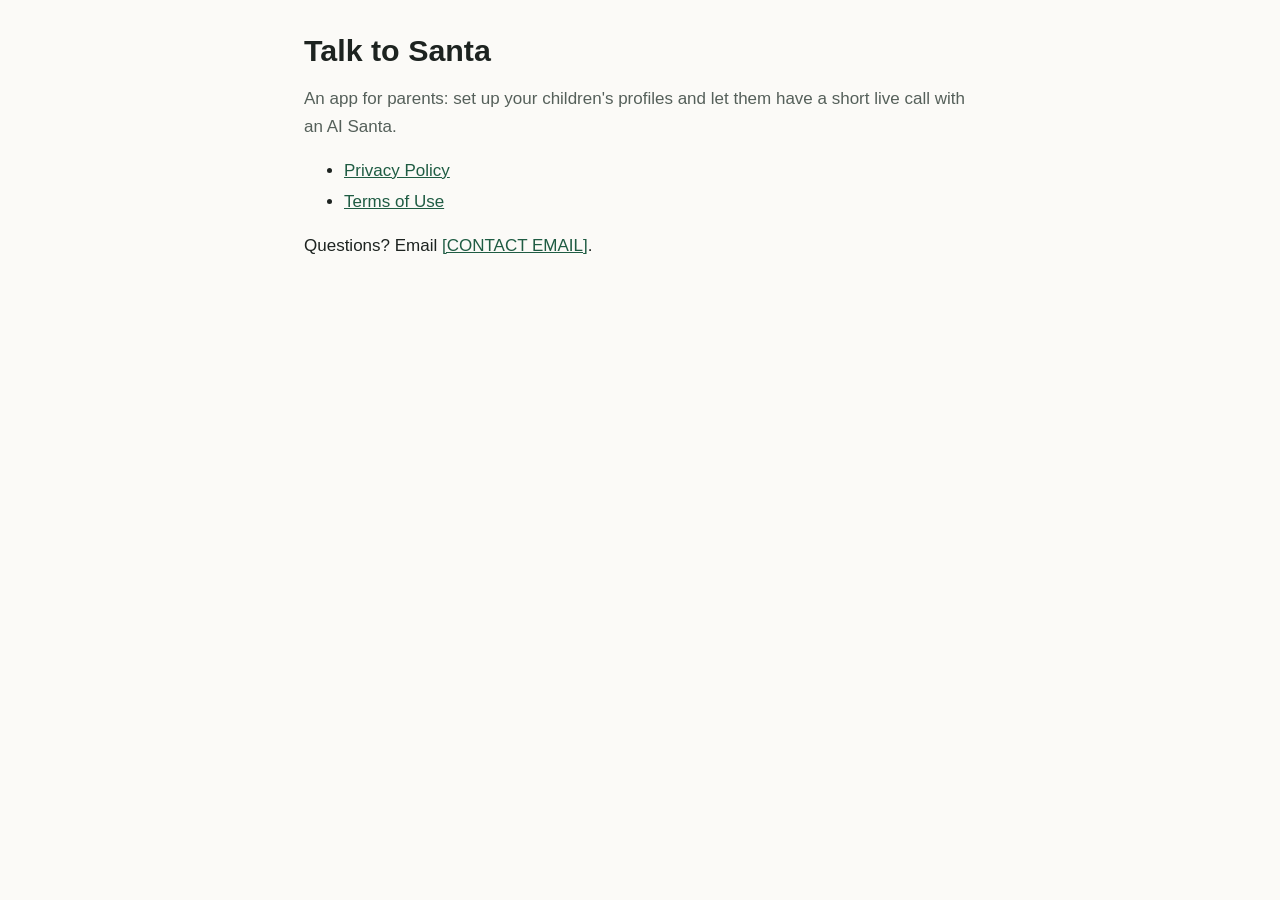
<file: index.html>
<!doctype html>
<html lang="en">
<head>
<meta charset="utf-8">
<meta name="viewport" content="width=device-width, initial-scale=1">
<title>Talk to Santa</title>
<link rel="stylesheet" href="style.css">
</head>
<body>
<main>
<h1>Talk to Santa</h1>
<p class="muted">An app for parents: set up your children's profiles and let them have a short live call with an AI Santa.</p>
<ul>
<li><a href="privacy.html">Privacy Policy</a></li>
<li><a href="terms.html">Terms of Use</a></li>
</ul>
<p>Questions? Email <a href="mailto:[CONTACT EMAIL]">[CONTACT EMAIL]</a>.</p>
</main>
</body>
</html>
</file>
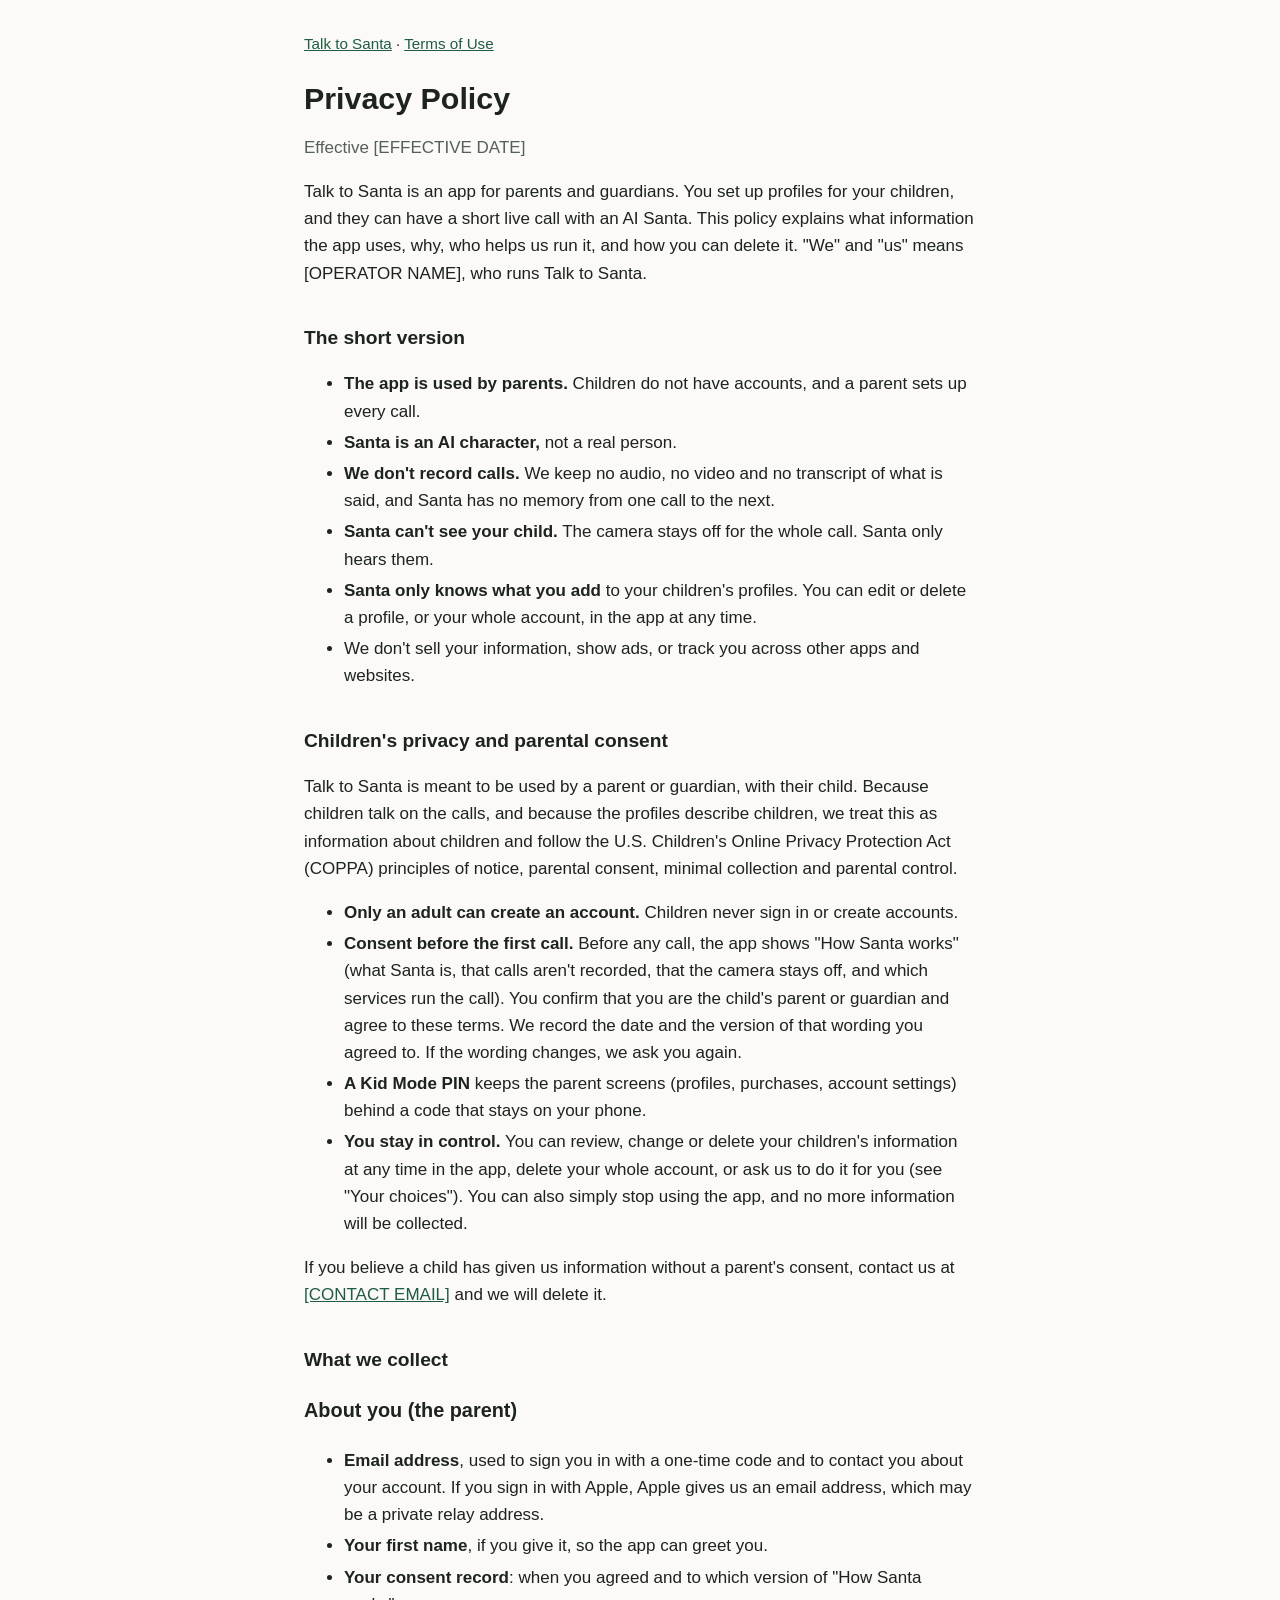
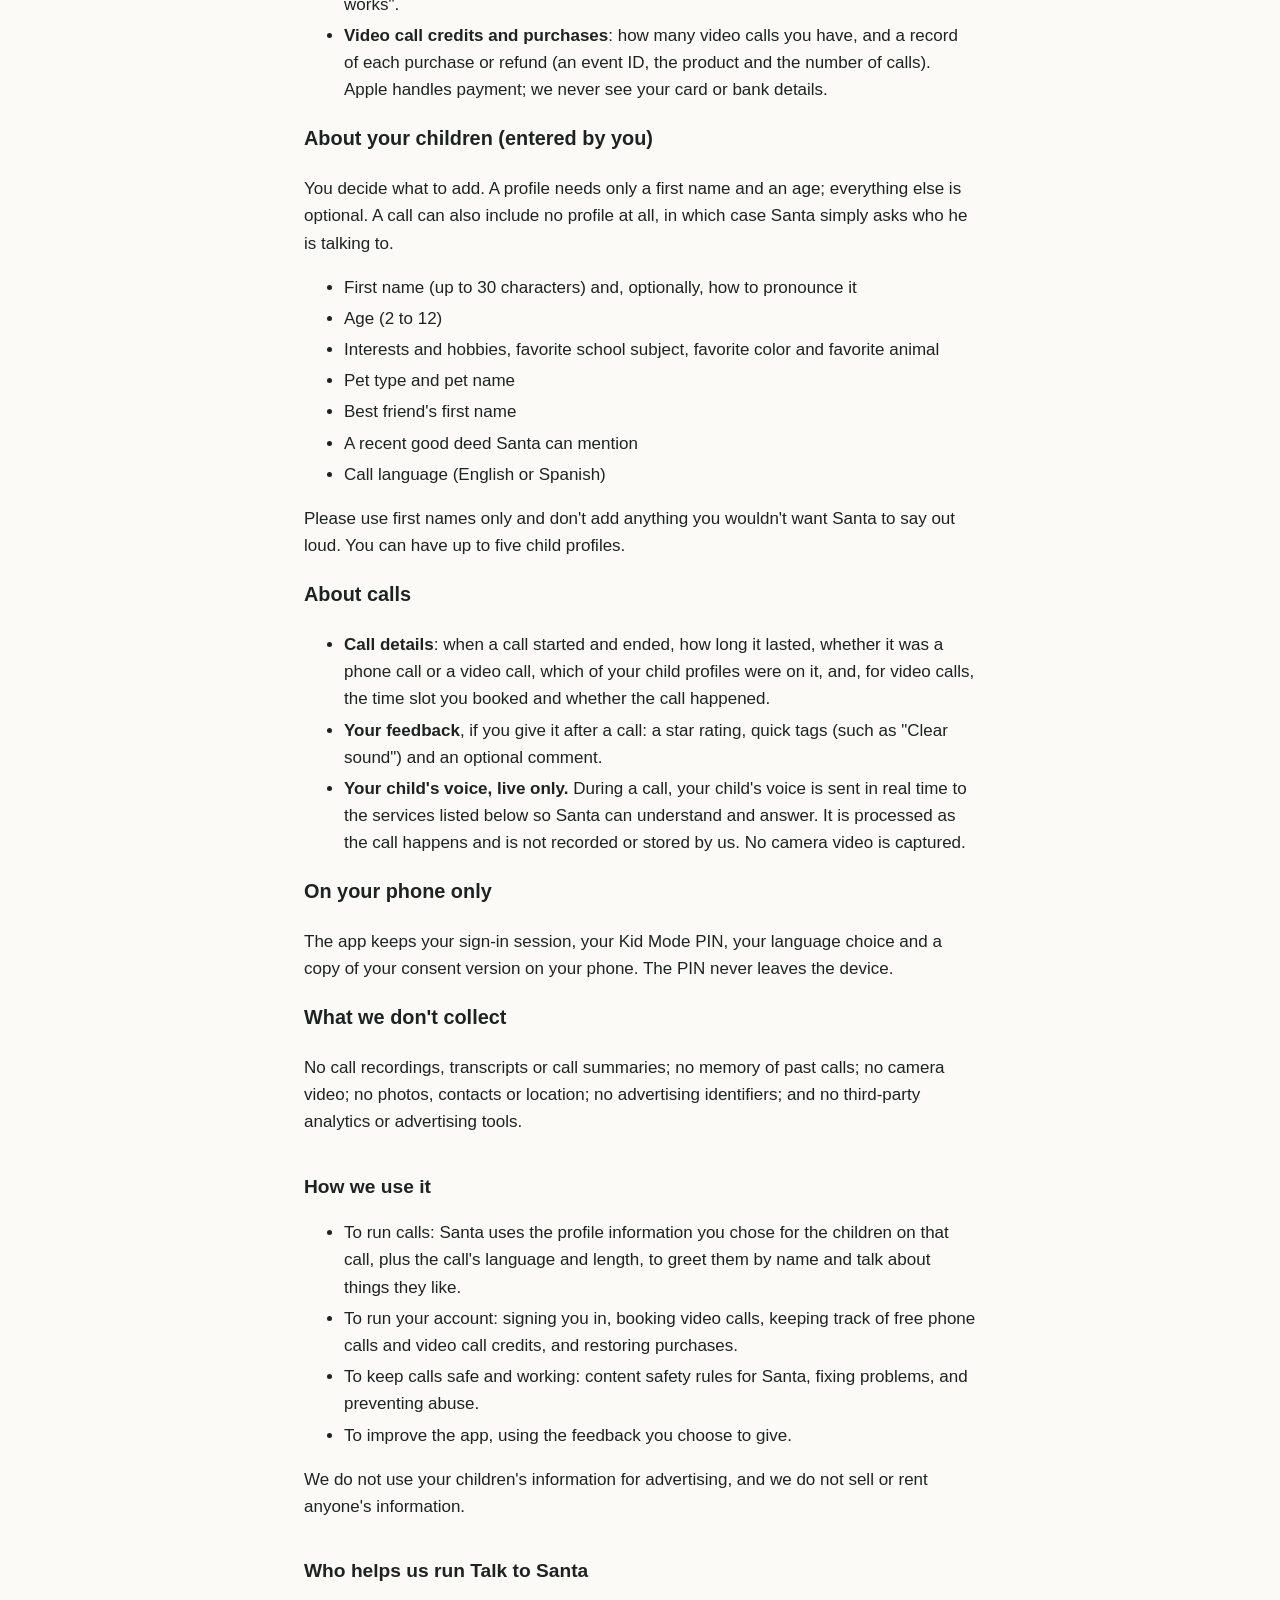
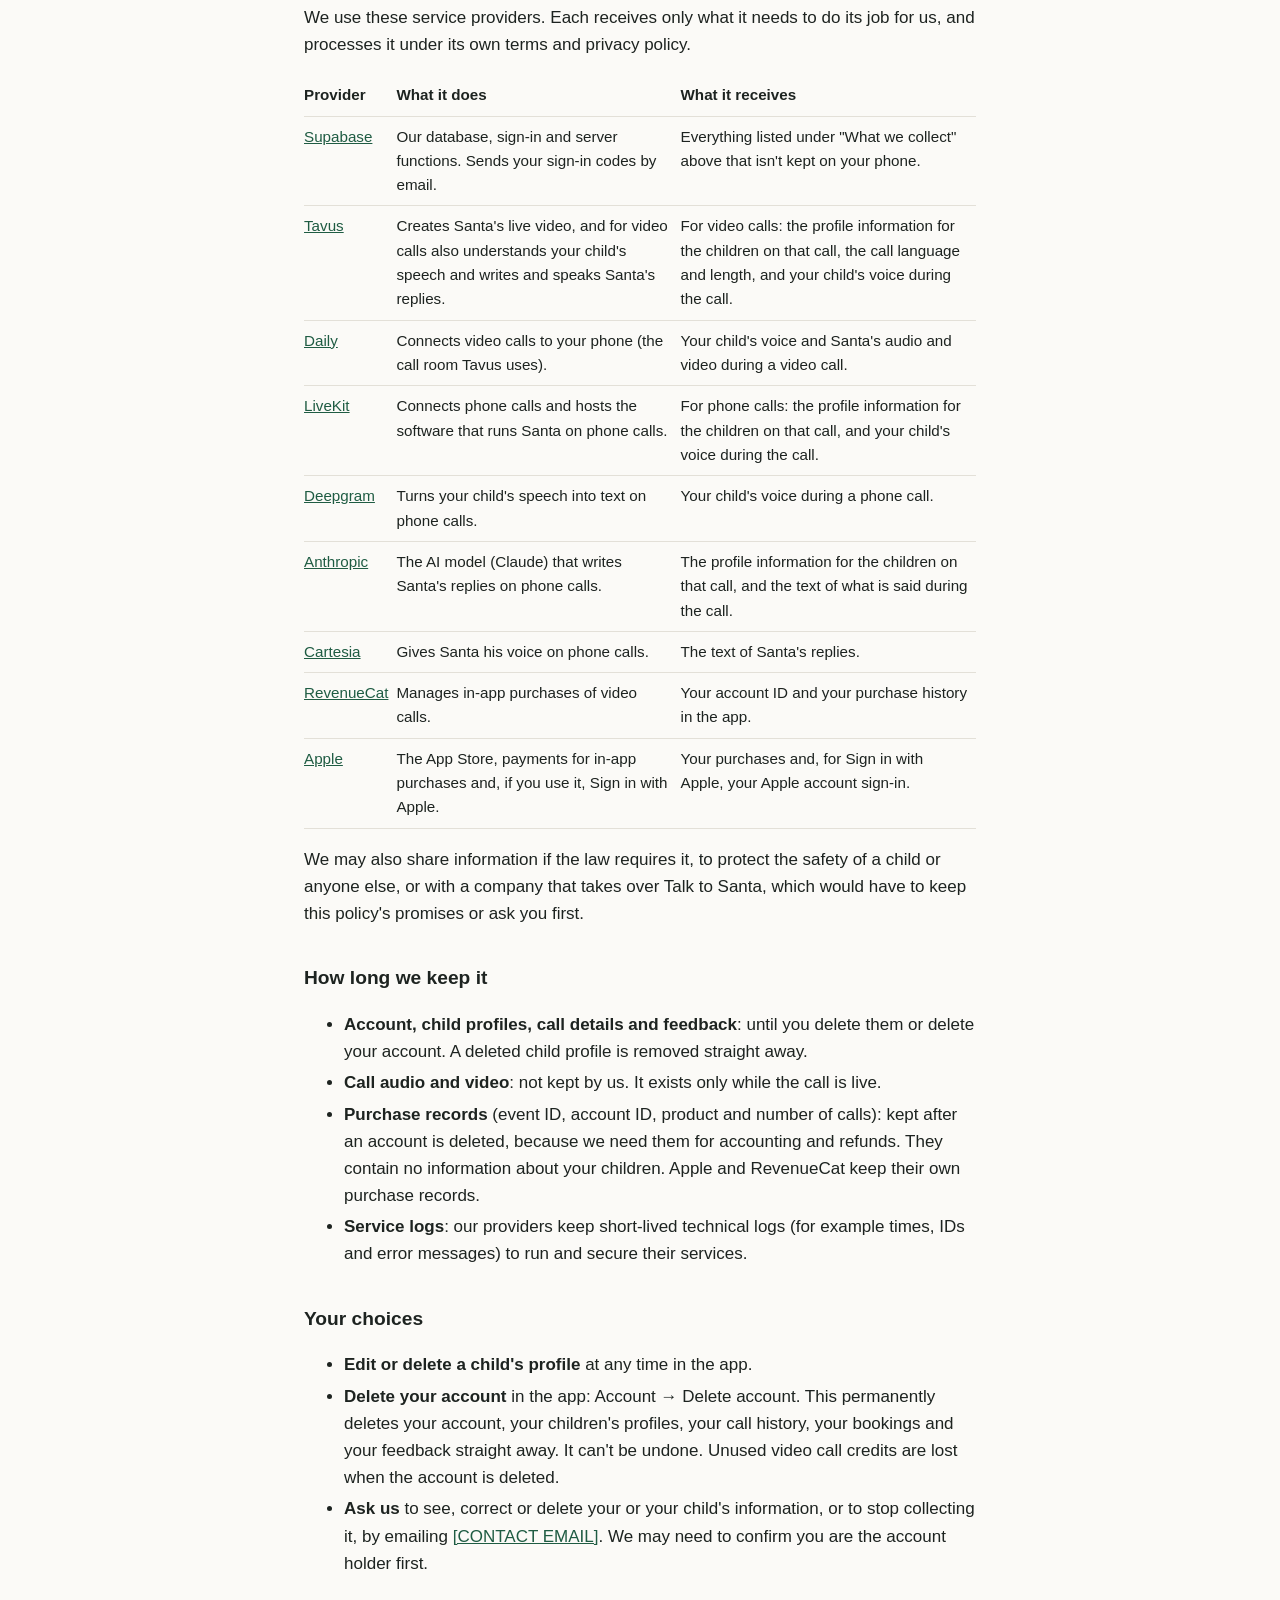
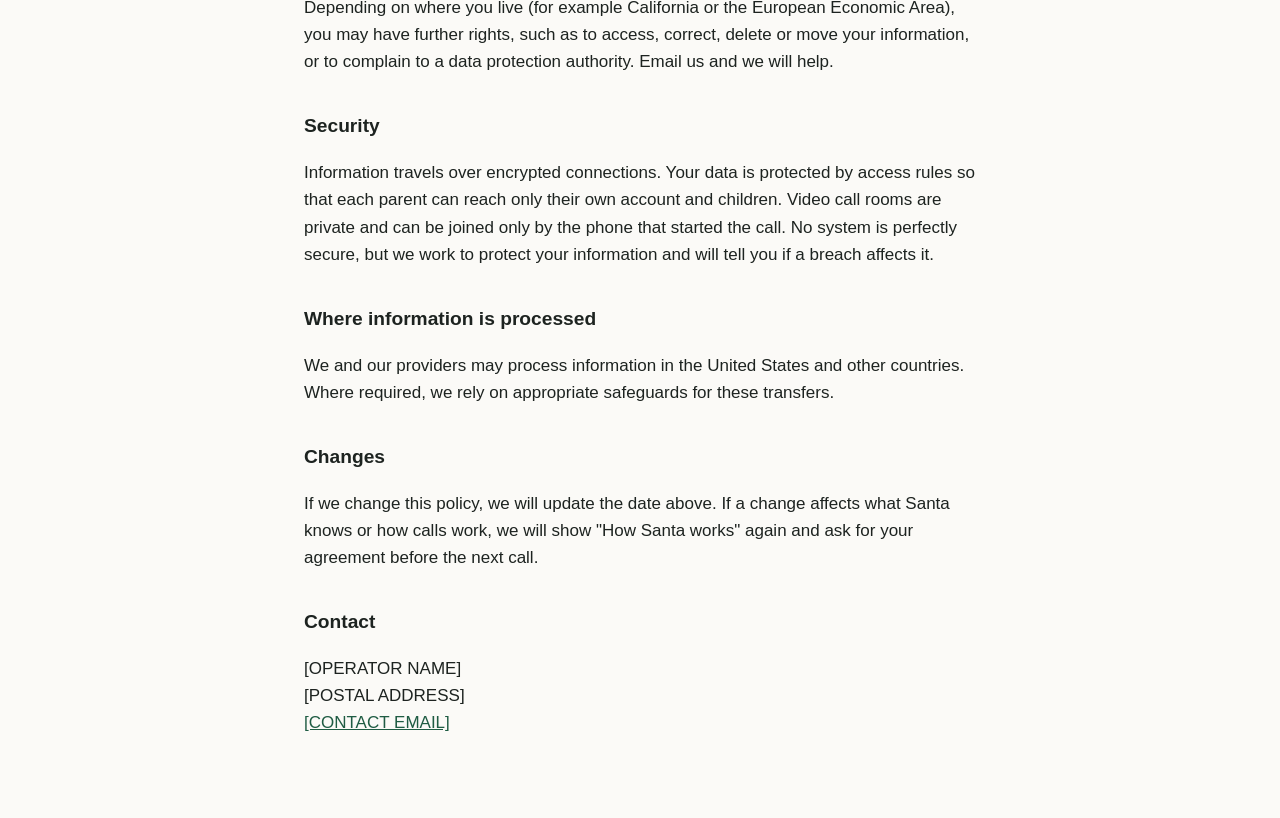
<file: privacy.html>
<!doctype html>
<html lang="en">
<head>
<meta charset="utf-8">
<meta name="viewport" content="width=device-width, initial-scale=1">
<title>Privacy Policy · Talk to Santa</title>
<link rel="stylesheet" href="style.css">
</head>
<body>
<main>
<nav><a href="index.html">Talk to Santa</a> · <a href="terms.html">Terms of Use</a></nav>
<h1>Privacy Policy</h1>
<p class="updated">Effective [EFFECTIVE DATE]</p>

<p>Talk to Santa is an app for parents and guardians. You set up profiles for your children, and they can have a short live call with an AI Santa. This policy explains what information the app uses, why, who helps us run it, and how you can delete it. "We" and "us" means [OPERATOR NAME], who runs Talk to Santa.</p>

<h2>The short version</h2>
<ul>
<li><strong>The app is used by parents.</strong> Children do not have accounts, and a parent sets up every call.</li>
<li><strong>Santa is an AI character,</strong> not a real person.</li>
<li><strong>We don't record calls.</strong> We keep no audio, no video and no transcript of what is said, and Santa has no memory from one call to the next.</li>
<li><strong>Santa can't see your child.</strong> The camera stays off for the whole call. Santa only hears them.</li>
<li><strong>Santa only knows what you add</strong> to your children's profiles. You can edit or delete a profile, or your whole account, in the app at any time.</li>
<li>We don't sell your information, show ads, or track you across other apps and websites.</li>
</ul>

<h2>Children's privacy and parental consent</h2>
<p>Talk to Santa is meant to be used by a parent or guardian, with their child. Because children talk on the calls, and because the profiles describe children, we treat this as information about children and follow the U.S. Children's Online Privacy Protection Act (COPPA) principles of notice, parental consent, minimal collection and parental control.</p>
<ul>
<li><strong>Only an adult can create an account.</strong> Children never sign in or create accounts.</li>
<li><strong>Consent before the first call.</strong> Before any call, the app shows "How Santa works" (what Santa is, that calls aren't recorded, that the camera stays off, and which services run the call). You confirm that you are the child's parent or guardian and agree to these terms. We record the date and the version of that wording you agreed to. If the wording changes, we ask you again.</li>
<li><strong>A Kid Mode PIN</strong> keeps the parent screens (profiles, purchases, account settings) behind a code that stays on your phone.</li>
<li><strong>You stay in control.</strong> You can review, change or delete your children's information at any time in the app, delete your whole account, or ask us to do it for you (see "Your choices"). You can also simply stop using the app, and no more information will be collected.</li>
</ul>
<p>If you believe a child has given us information without a parent's consent, contact us at <a href="mailto:[CONTACT EMAIL]">[CONTACT EMAIL]</a> and we will delete it.</p>

<h2>What we collect</h2>
<h3>About you (the parent)</h3>
<ul>
<li><strong>Email address</strong>, used to sign you in with a one-time code and to contact you about your account. If you sign in with Apple, Apple gives us an email address, which may be a private relay address.</li>
<li><strong>Your first name</strong>, if you give it, so the app can greet you.</li>
<li><strong>Your consent record</strong>: when you agreed and to which version of "How Santa works".</li>
<li><strong>Video call credits and purchases</strong>: how many video calls you have, and a record of each purchase or refund (an event ID, the product and the number of calls). Apple handles payment; we never see your card or bank details.</li>
</ul>

<h3>About your children (entered by you)</h3>
<p>You decide what to add. A profile needs only a first name and an age; everything else is optional. A call can also include no profile at all, in which case Santa simply asks who he is talking to.</p>
<ul>
<li>First name (up to 30 characters) and, optionally, how to pronounce it</li>
<li>Age (2 to 12)</li>
<li>Interests and hobbies, favorite school subject, favorite color and favorite animal</li>
<li>Pet type and pet name</li>
<li>Best friend's first name</li>
<li>A recent good deed Santa can mention</li>
<li>Call language (English or Spanish)</li>
</ul>
<p>Please use first names only and don't add anything you wouldn't want Santa to say out loud. You can have up to five child profiles.</p>

<h3>About calls</h3>
<ul>
<li><strong>Call details</strong>: when a call started and ended, how long it lasted, whether it was a phone call or a video call, which of your child profiles were on it, and, for video calls, the time slot you booked and whether the call happened.</li>
<li><strong>Your feedback</strong>, if you give it after a call: a star rating, quick tags (such as "Clear sound") and an optional comment.</li>
<li><strong>Your child's voice, live only.</strong> During a call, your child's voice is sent in real time to the services listed below so Santa can understand and answer. It is processed as the call happens and is not recorded or stored by us. No camera video is captured.</li>
</ul>

<h3>On your phone only</h3>
<p>The app keeps your sign-in session, your Kid Mode PIN, your language choice and a copy of your consent version on your phone. The PIN never leaves the device.</p>

<h3>What we don't collect</h3>
<p>No call recordings, transcripts or call summaries; no memory of past calls; no camera video; no photos, contacts or location; no advertising identifiers; and no third-party analytics or advertising tools.</p>

<h2>How we use it</h2>
<ul>
<li>To run calls: Santa uses the profile information you chose for the children on that call, plus the call's language and length, to greet them by name and talk about things they like.</li>
<li>To run your account: signing you in, booking video calls, keeping track of free phone calls and video call credits, and restoring purchases.</li>
<li>To keep calls safe and working: content safety rules for Santa, fixing problems, and preventing abuse.</li>
<li>To improve the app, using the feedback you choose to give.</li>
</ul>
<p>We do not use your children's information for advertising, and we do not sell or rent anyone's information.</p>

<h2>Who helps us run Talk to Santa</h2>
<p>We use these service providers. Each receives only what it needs to do its job for us, and processes it under its own terms and privacy policy.</p>
<table>
<thead><tr><th>Provider</th><th>What it does</th><th>What it receives</th></tr></thead>
<tbody>
<tr><td><a href="https://supabase.com/privacy">Supabase</a></td><td>Our database, sign-in and server functions. Sends your sign-in codes by email.</td><td>Everything listed under "What we collect" above that isn't kept on your phone.</td></tr>
<tr><td><a href="https://www.tavus.io/privacy">Tavus</a></td><td>Creates Santa's live video, and for video calls also understands your child's speech and writes and speaks Santa's replies.</td><td>For video calls: the profile information for the children on that call, the call language and length, and your child's voice during the call.</td></tr>
<tr><td><a href="https://www.daily.co/legal/privacy/">Daily</a></td><td>Connects video calls to your phone (the call room Tavus uses).</td><td>Your child's voice and Santa's audio and video during a video call.</td></tr>
<tr><td><a href="https://livekit.io/legal/privacy-policy">LiveKit</a></td><td>Connects phone calls and hosts the software that runs Santa on phone calls.</td><td>For phone calls: the profile information for the children on that call, and your child's voice during the call.</td></tr>
<tr><td><a href="https://deepgram.com/privacy">Deepgram</a></td><td>Turns your child's speech into text on phone calls.</td><td>Your child's voice during a phone call.</td></tr>
<tr><td><a href="https://www.anthropic.com/legal/privacy">Anthropic</a></td><td>The AI model (Claude) that writes Santa's replies on phone calls.</td><td>The profile information for the children on that call, and the text of what is said during the call.</td></tr>
<tr><td><a href="https://cartesia.ai/privacy">Cartesia</a></td><td>Gives Santa his voice on phone calls.</td><td>The text of Santa's replies.</td></tr>
<tr><td><a href="https://www.revenuecat.com/privacy/">RevenueCat</a></td><td>Manages in-app purchases of video calls.</td><td>Your account ID and your purchase history in the app.</td></tr>
<tr><td><a href="https://www.apple.com/legal/privacy/">Apple</a></td><td>The App Store, payments for in-app purchases and, if you use it, Sign in with Apple.</td><td>Your purchases and, for Sign in with Apple, your Apple account sign-in.</td></tr>
<!-- Add this row only once Google sign-in is turned on in the app:
<tr><td><a href="https://policies.google.com/privacy">Google</a></td><td>Sign in with Google, if you use it.</td><td>Your Google account sign-in; Google gives us your email address and name.</td></tr>
-->
</tbody>
</table>
<p>We may also share information if the law requires it, to protect the safety of a child or anyone else, or with a company that takes over Talk to Santa, which would have to keep this policy's promises or ask you first.</p>

<h2>How long we keep it</h2>
<ul>
<li><strong>Account, child profiles, call details and feedback</strong>: until you delete them or delete your account. A deleted child profile is removed straight away.</li>
<li><strong>Call audio and video</strong>: not kept by us. It exists only while the call is live.</li>
<li><strong>Purchase records</strong> (event ID, account ID, product and number of calls): kept after an account is deleted, because we need them for accounting and refunds. They contain no information about your children. Apple and RevenueCat keep their own purchase records.</li>
<li><strong>Service logs</strong>: our providers keep short-lived technical logs (for example times, IDs and error messages) to run and secure their services.</li>
</ul>

<h2>Your choices</h2>
<ul>
<li><strong>Edit or delete a child's profile</strong> at any time in the app.</li>
<li><strong>Delete your account</strong> in the app: Account → Delete account. This permanently deletes your account, your children's profiles, your call history, your bookings and your feedback straight away. It can't be undone. Unused video call credits are lost when the account is deleted.</li>
<li><strong>Ask us</strong> to see, correct or delete your or your child's information, or to stop collecting it, by emailing <a href="mailto:[CONTACT EMAIL]">[CONTACT EMAIL]</a>. We may need to confirm you are the account holder first.</li>
</ul>
<p>Depending on where you live (for example California or the European Economic Area), you may have further rights, such as to access, correct, delete or move your information, or to complain to a data protection authority. Email us and we will help.</p>

<h2>Security</h2>
<p>Information travels over encrypted connections. Your data is protected by access rules so that each parent can reach only their own account and children. Video call rooms are private and can be joined only by the phone that started the call. No system is perfectly secure, but we work to protect your information and will tell you if a breach affects it.</p>

<h2>Where information is processed</h2>
<p>We and our providers may process information in the United States and other countries. Where required, we rely on appropriate safeguards for these transfers.</p>

<h2>Changes</h2>
<p>If we change this policy, we will update the date above. If a change affects what Santa knows or how calls work, we will show "How Santa works" again and ask for your agreement before the next call.</p>

<h2>Contact</h2>
<p>[OPERATOR NAME]<br>[POSTAL ADDRESS]<br><a href="mailto:[CONTACT EMAIL]">[CONTACT EMAIL]</a></p>
</main>
</body>
</html>
</file>
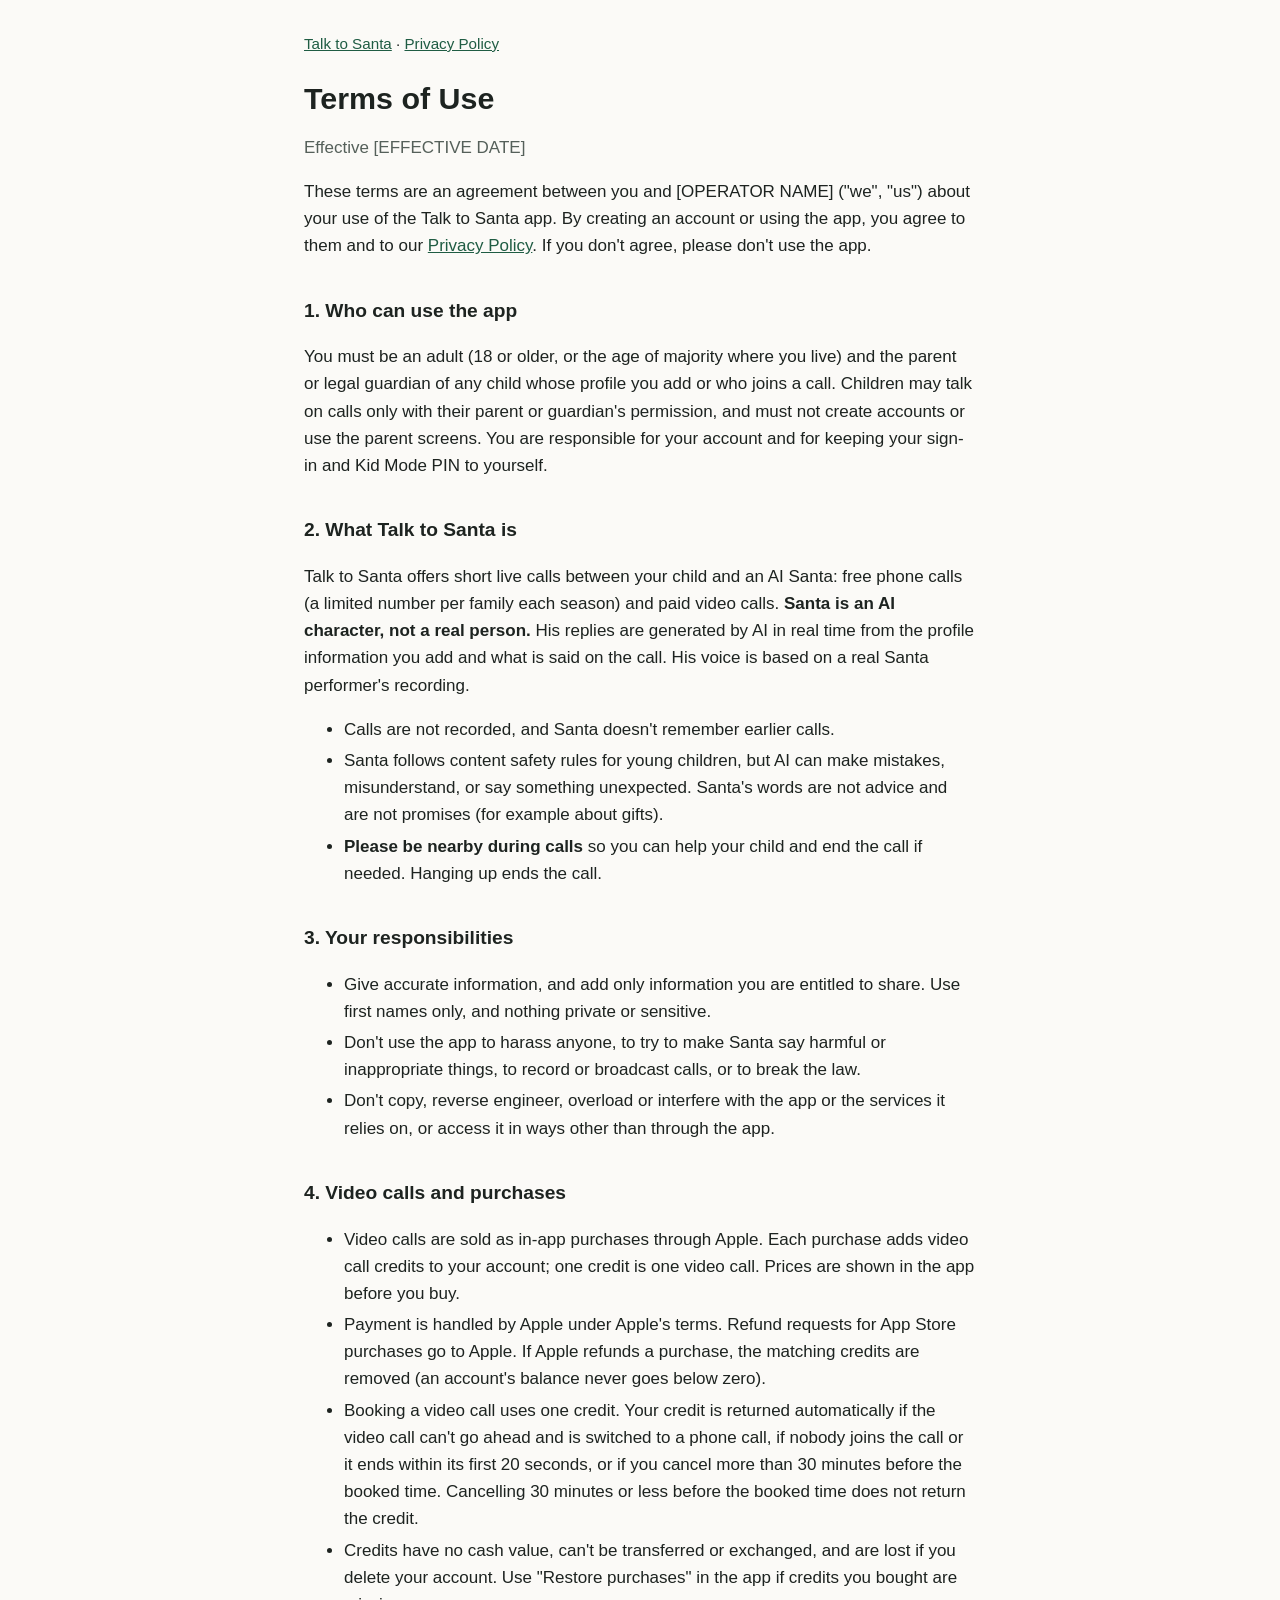
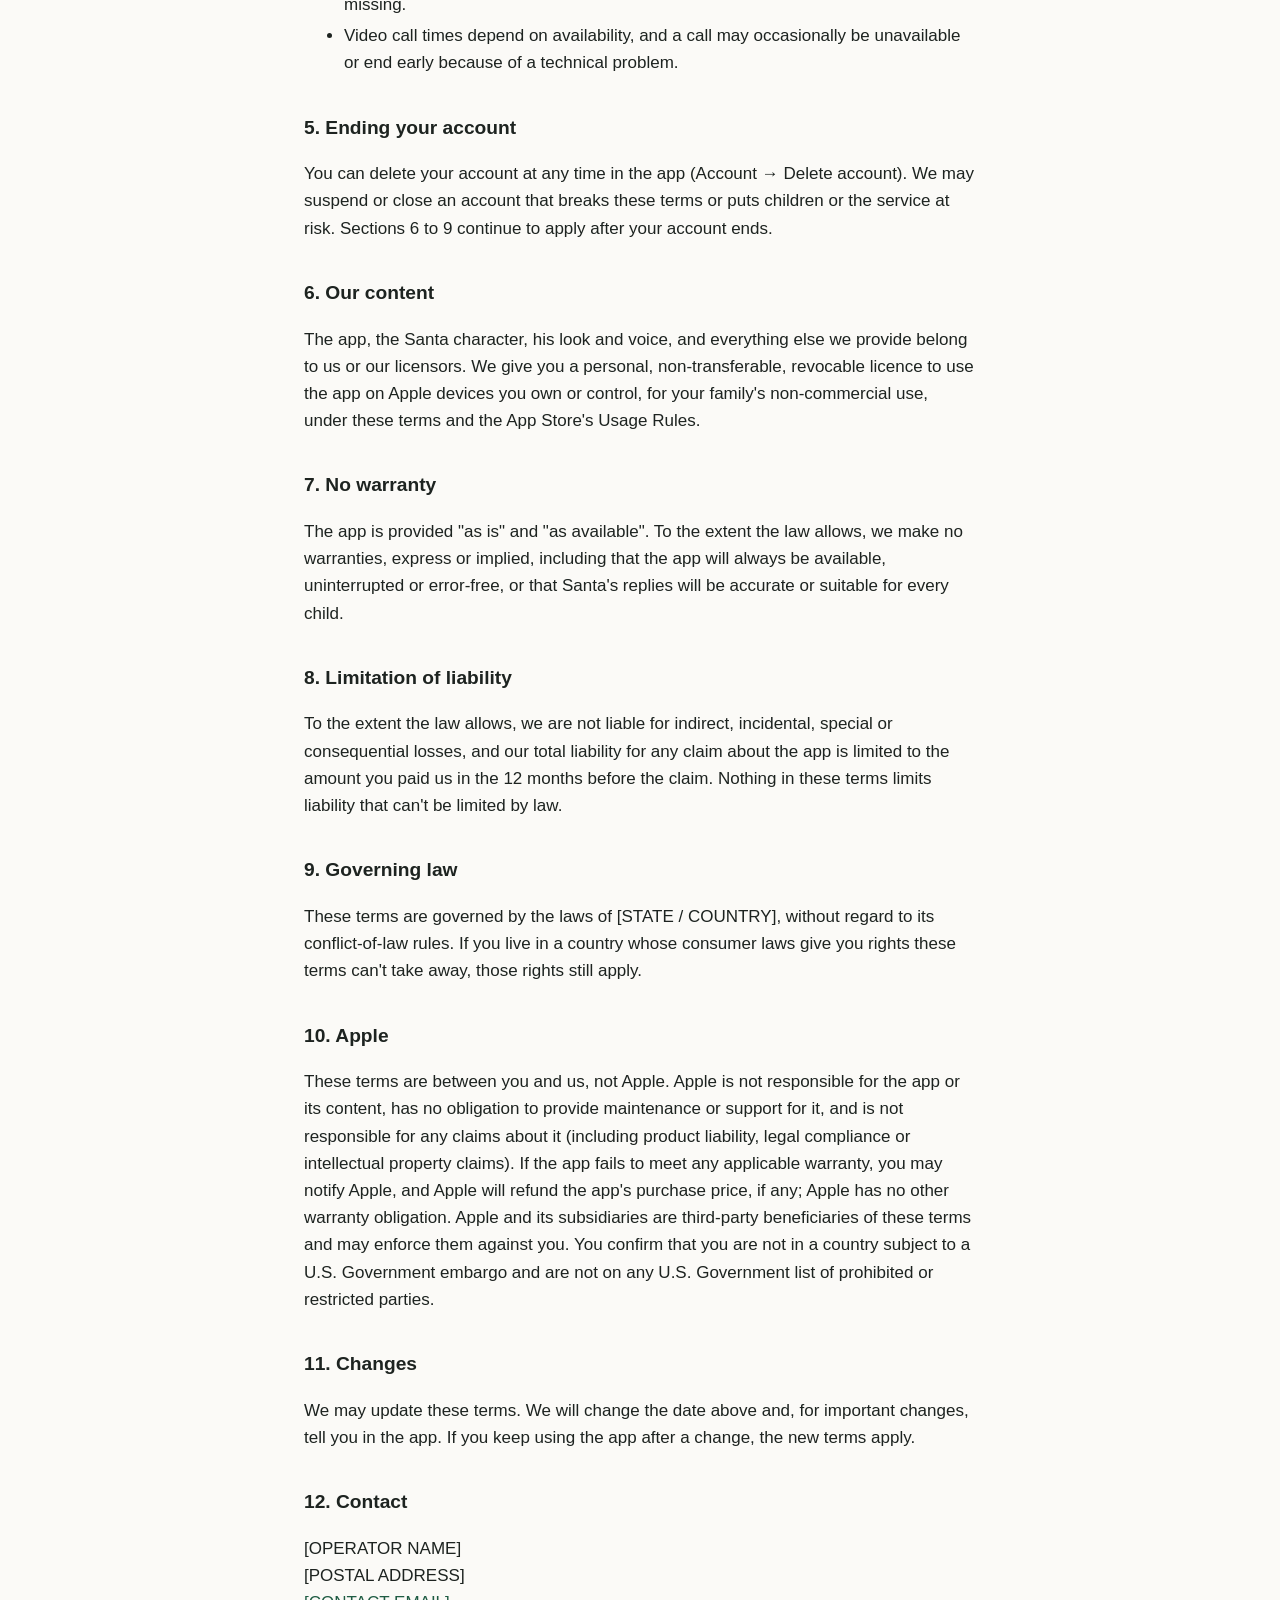
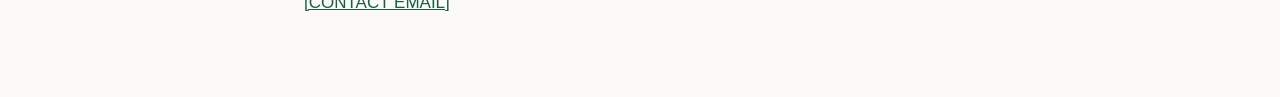
<file: terms.html>
<!doctype html>
<html lang="en">
<head>
<meta charset="utf-8">
<meta name="viewport" content="width=device-width, initial-scale=1">
<title>Terms of Use · Talk to Santa</title>
<link rel="stylesheet" href="style.css">
</head>
<body>
<main>
<nav><a href="index.html">Talk to Santa</a> · <a href="privacy.html">Privacy Policy</a></nav>
<h1>Terms of Use</h1>
<p class="updated">Effective [EFFECTIVE DATE]</p>

<p>These terms are an agreement between you and [OPERATOR NAME] ("we", "us") about your use of the Talk to Santa app. By creating an account or using the app, you agree to them and to our <a href="privacy.html">Privacy Policy</a>. If you don't agree, please don't use the app.</p>

<h2>1. Who can use the app</h2>
<p>You must be an adult (18 or older, or the age of majority where you live) and the parent or legal guardian of any child whose profile you add or who joins a call. Children may talk on calls only with their parent or guardian's permission, and must not create accounts or use the parent screens. You are responsible for your account and for keeping your sign-in and Kid Mode PIN to yourself.</p>

<h2>2. What Talk to Santa is</h2>
<p>Talk to Santa offers short live calls between your child and an AI Santa: free phone calls (a limited number per family each season) and paid video calls. <strong>Santa is an AI character, not a real person.</strong> His replies are generated by AI in real time from the profile information you add and what is said on the call. His voice is based on a real Santa performer's recording.</p>
<ul>
<li>Calls are not recorded, and Santa doesn't remember earlier calls.</li>
<li>Santa follows content safety rules for young children, but AI can make mistakes, misunderstand, or say something unexpected. Santa's words are not advice and are not promises (for example about gifts).</li>
<li><strong>Please be nearby during calls</strong> so you can help your child and end the call if needed. Hanging up ends the call.</li>
</ul>

<h2>3. Your responsibilities</h2>
<ul>
<li>Give accurate information, and add only information you are entitled to share. Use first names only, and nothing private or sensitive.</li>
<li>Don't use the app to harass anyone, to try to make Santa say harmful or inappropriate things, to record or broadcast calls, or to break the law.</li>
<li>Don't copy, reverse engineer, overload or interfere with the app or the services it relies on, or access it in ways other than through the app.</li>
</ul>

<h2>4. Video calls and purchases</h2>
<ul>
<li>Video calls are sold as in-app purchases through Apple. Each purchase adds video call credits to your account; one credit is one video call. Prices are shown in the app before you buy.</li>
<li>Payment is handled by Apple under Apple's terms. Refund requests for App Store purchases go to Apple. If Apple refunds a purchase, the matching credits are removed (an account's balance never goes below zero).</li>
<li>Booking a video call uses one credit. Your credit is returned automatically if the video call can't go ahead and is switched to a phone call, if nobody joins the call or it ends within its first 20 seconds, or if you cancel more than 30 minutes before the booked time. Cancelling 30 minutes or less before the booked time does not return the credit.</li>
<li>Credits have no cash value, can't be transferred or exchanged, and are lost if you delete your account. Use "Restore purchases" in the app if credits you bought are missing.</li>
<li>Video call times depend on availability, and a call may occasionally be unavailable or end early because of a technical problem.</li>
</ul>

<h2>5. Ending your account</h2>
<p>You can delete your account at any time in the app (Account → Delete account). We may suspend or close an account that breaks these terms or puts children or the service at risk. Sections 6 to 9 continue to apply after your account ends.</p>

<h2>6. Our content</h2>
<p>The app, the Santa character, his look and voice, and everything else we provide belong to us or our licensors. We give you a personal, non-transferable, revocable licence to use the app on Apple devices you own or control, for your family's non-commercial use, under these terms and the App Store's Usage Rules.</p>

<h2>7. No warranty</h2>
<p>The app is provided "as is" and "as available". To the extent the law allows, we make no warranties, express or implied, including that the app will always be available, uninterrupted or error-free, or that Santa's replies will be accurate or suitable for every child.</p>

<h2>8. Limitation of liability</h2>
<p>To the extent the law allows, we are not liable for indirect, incidental, special or consequential losses, and our total liability for any claim about the app is limited to the amount you paid us in the 12 months before the claim. Nothing in these terms limits liability that can't be limited by law.</p>

<h2>9. Governing law</h2>
<p>These terms are governed by the laws of [STATE / COUNTRY], without regard to its conflict-of-law rules. If you live in a country whose consumer laws give you rights these terms can't take away, those rights still apply.</p>

<h2>10. Apple</h2>
<p>These terms are between you and us, not Apple. Apple is not responsible for the app or its content, has no obligation to provide maintenance or support for it, and is not responsible for any claims about it (including product liability, legal compliance or intellectual property claims). If the app fails to meet any applicable warranty, you may notify Apple, and Apple will refund the app's purchase price, if any; Apple has no other warranty obligation. Apple and its subsidiaries are third-party beneficiaries of these terms and may enforce them against you. You confirm that you are not in a country subject to a U.S. Government embargo and are not on any U.S. Government list of prohibited or restricted parties.</p>

<h2>11. Changes</h2>
<p>We may update these terms. We will change the date above and, for important changes, tell you in the app. If you keep using the app after a change, the new terms apply.</p>

<h2>12. Contact</h2>
<p>[OPERATOR NAME]<br>[POSTAL ADDRESS]<br><a href="mailto:[CONTACT EMAIL]">[CONTACT EMAIL]</a></p>
</main>
</body>
</html>
</file>
<file: style.css>
:root { color-scheme: light dark; --ink: #1d2320; --ink2: #55605a; --bg: #fbfaf7; --line: #e3e0d8; --link: #1f5c43; }
@media (prefers-color-scheme: dark) { :root { --ink: #ecebe6; --ink2: #a9b0ab; --bg: #141816; --line: #2c322f; --link: #8fd1b0; } }
body { margin: 0; background: var(--bg); color: var(--ink); font: 17px/1.6 -apple-system, BlinkMacSystemFont, "Segoe UI", Roboto, sans-serif; }
main { max-width: 42rem; margin: 0 auto; padding: 2rem 1rem 4rem; }
h1 { font-size: 1.9rem; line-height: 1.2; margin: 0 0 .25rem; }
h2 { font-size: 1.2rem; margin: 2.25rem 0 .5rem; }
.updated, .muted { color: var(--ink2); }
a { color: var(--link); }
table { width: 100%; border-collapse: collapse; font-size: .95rem; }
th, td { text-align: left; vertical-align: top; padding: .5rem .5rem .5rem 0; border-bottom: 1px solid var(--line); }
li { margin: .25rem 0; }
nav { margin-bottom: 1.5rem; font-size: .95rem; }
</file>
